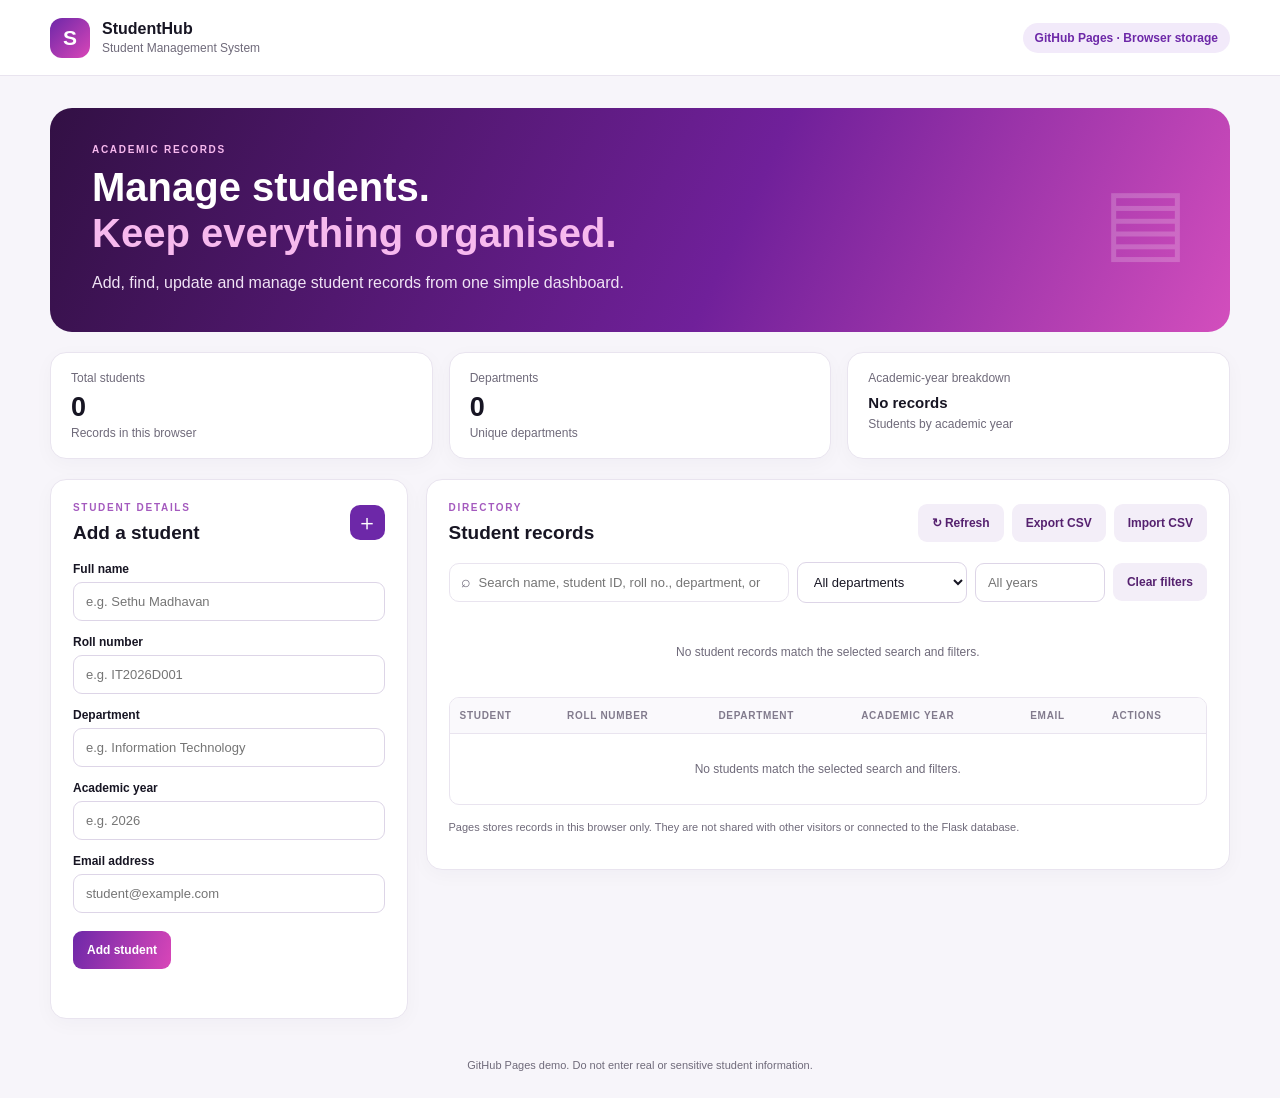
<file: index.html>
<!doctype html>
<html lang="en">
  <head>
    <meta charset="utf-8">
    <meta name="viewport" content="width=device-width, initial-scale=1">
    <meta
      name="description"
      content="A simple dashboard for managing student records."
    >
    <title>Student Management System</title>
    <link rel="stylesheet" href="./static/css/style.css">
    <script src="./static/js/app.js" defer></script>
  </head>
  <body data-storage="local">
    <header class="topbar">
      <a class="brand" href="./" aria-label="StudentHub home">
        <span class="brand-mark" aria-hidden="true">S</span>
        <span class="brand-copy">
          <strong>StudentHub</strong>
          <small>Student Management System</small>
        </span>
      </a>
      <span class="status-pill">GitHub Pages · Browser storage</span>
    </header>

    <main class="container">
      <section class="hero" aria-labelledby="page-title">
        <div class="hero-copy-wrap">
          <p class="eyebrow">ACADEMIC RECORDS</p>
          <h1 id="page-title">
            Manage students.
            <span>Keep everything organised.</span>
          </h1>
          <p class="hero-copy">
            Add, find, update and manage student records from one simple
            dashboard.
          </p>
        </div>
        <div class="hero-icon" aria-hidden="true">▤</div>
      </section>

      <section class="stats" aria-label="Student summary">
        <article class="stat-card">
          <span>Total students</span>
          <strong id="studentCount">0</strong>
          <small>Records in this browser</small>
        </article>
        <article class="stat-card">
          <span>Departments</span>
          <strong id="departmentCount">0</strong>
          <small>Unique departments</small>
        </article>
        <article class="stat-card">
          <span>Academic-year breakdown</span>
          <strong id="yearBreakdown" class="year-breakdown">—</strong>
          <small>Students by academic year</small>
        </article>
      </section>

      <section class="workspace" aria-label="Student management">
        <section class="panel form-panel" aria-labelledby="formTitle">
          <div class="panel-heading">
            <div>
              <p class="eyebrow">STUDENT DETAILS</p>
              <h2 id="formTitle">Add a student</h2>
            </div>
            <span class="heading-icon" aria-hidden="true">＋</span>
          </div>

          <form id="studentForm">
            <input type="hidden" id="studentId">

            <label for="name">Full name</label>
            <input
              id="name"
              name="name"
              maxlength="100"
              autocomplete="name"
              placeholder="e.g. Sethu Madhavan"
              required
            >

            <label for="roll_number">Roll number</label>
            <input
              id="roll_number"
              name="roll_number"
              maxlength="30"
              placeholder="e.g. IT2026D001"
              required
            >

            <label for="department">Department</label>
            <input
              id="department"
              name="department"
              maxlength="100"
              placeholder="e.g. Information Technology"
              required
            >

            <label for="academic_year">Academic year</label>
            <input
              id="academic_year"
              name="academic_year"
              type="number"
              min="2000"
              max="2100"
              placeholder="e.g. 2026"
              required
            >

            <label for="email">Email address</label>
            <input
              id="email"
              name="email"
              type="email"
              autocomplete="email"
              placeholder="student@example.com"
              required
            >

            <div class="form-actions">
              <button class="btn primary" id="saveButton" type="submit">
                Add student
              </button>
              <button
                class="btn secondary hidden"
                id="cancelButton"
                type="button"
              >
                Cancel edit
              </button>
            </div>
            <p class="message" id="formMessage" role="status" aria-live="polite"></p>
          </form>
        </section>

        <section class="panel directory-panel" aria-labelledby="directory-title">
          <div class="list-heading">
            <div>
              <p class="eyebrow">DIRECTORY</p>
              <h2 id="directory-title">Student records</h2>
            </div>
            <div class="list-actions">
              <button class="btn secondary" id="refreshButton" type="button">
                <span aria-hidden="true">↻</span>
                Refresh
              </button>
              <button class="btn secondary" id="exportButton" type="button">
                Export CSV
              </button>
              <input id="importFile" class="sr-only" type="file" accept=".csv,text/csv">
              <label class="btn secondary file-label" for="importFile">Import CSV</label>
            </div>
          </div>

          <div class="filters" aria-label="Student filters">
            <label class="sr-only" for="searchInput">Search student records</label>
            <div class="search-wrap">
              <span aria-hidden="true">⌕</span>
              <input
                id="searchInput"
                type="search"
                placeholder="Search name, student ID, roll no., department, or email..."
                autocomplete="off"
              >
            </div>
            <label class="sr-only" for="departmentFilter">Filter by department</label>
            <select id="departmentFilter">
              <option value="">All departments</option>
            </select>
            <label class="sr-only" for="academicYearFilter">Filter by academic year</label>
            <input
              id="academicYearFilter"
              type="number"
              min="2000"
              max="2100"
              placeholder="All years"
            >
            <button class="btn secondary" id="clearFiltersButton" type="button">
              Clear filters
            </button>
          </div>

          <section id="importPreview" class="import-preview hidden" aria-labelledby="importTitle">
            <div class="import-heading">
              <h3 id="importTitle">CSV import preview</h3>
              <button class="btn secondary" id="cancelImportButton" type="button">Cancel</button>
            </div>
            <p id="importSummary" class="import-summary" aria-live="polite"></p>
            <div class="table-wrap">
              <table>
                <thead>
                  <tr>
                    <th scope="col">CSV row</th>
                    <th scope="col">Name</th>
                    <th scope="col">Roll number</th>
                    <th scope="col">Department</th>
                    <th scope="col">Academic year</th>
                    <th scope="col">Email</th>
                    <th scope="col">Validation</th>
                  </tr>
                </thead>
                <tbody id="importPreviewRows"></tbody>
              </table>
            </div>
            <button class="btn primary" id="confirmImportButton" type="button" disabled>
              Import students
            </button>
          </section>

          <p id="directoryStatus" class="directory-status" role="status" aria-live="polite">Loading student records...</p>
          <div class="table-wrap">
            <table>
              <thead>
                <tr>
                  <th scope="col">Student</th>
                  <th scope="col">Roll number</th>
                  <th scope="col">Department</th>
                  <th scope="col">Academic year</th>
                  <th scope="col">Email</th>
                  <th scope="col">Actions</th>
                </tr>
              </thead>
              <tbody id="studentTable">
                <tr>
                  <td colspan="6" class="empty">Loading student records...</td>
                </tr>
              </tbody>
            </table>
          </div>
          <p id="resultsStatus" class="sr-only" role="status" aria-live="polite"></p>
          <p class="table-note">
            Pages stores records in this browser only. They are not shared with
            other visitors or connected to the Flask database.
          </p>
        </section>
      </section>

      <footer>
        GitHub Pages demo. Do not enter real or sensitive student information.
      </footer>
    </main>
  </body>
</html>
</file>
<file: static/css/style.css>
:root {
  color-scheme: light;
  --ink: #171523;
  --muted: #6f6a7a;
  --purple: #6d28a8;
  --pink: #d946b8;
  --line: #e9e4ef;
  --background: #f7f5fa;
}

* {
  box-sizing: border-box;
}

body {
  margin: 0;
  background: var(--background);
  color: var(--ink);
  font-family: Inter, "Segoe UI", Arial, sans-serif;
}

button,
input,
select {
  font: inherit;
}

.topbar {
  min-height: 76px;
  display: flex;
  align-items: center;
  justify-content: space-between;
  gap: 16px;
  padding: 12px max(24px, calc((100% - 1180px) / 2));
  background: #fff;
  border-bottom: 1px solid var(--line);
}

.topbar-actions {
  display: flex;
  align-items: center;
  gap: 12px;
}

.topbar-actions form {
  margin: 0;
}

.brand {
  display: inline-flex;
  align-items: center;
  gap: 12px;
  color: inherit;
  text-decoration: none;
}

.brand-mark {
  width: 40px;
  height: 40px;
  display: grid;
  flex: 0 0 auto;
  place-items: center;
  border-radius: 12px;
  background: linear-gradient(135deg, var(--purple), var(--pink));
  color: #fff;
  font-size: 21px;
  font-weight: 800;
}

.brand-copy strong,
.brand-copy small {
  display: block;
}

.brand-copy small {
  margin-top: 3px;
  color: var(--muted);
  font-size: 12px;
}

.status-pill {
  max-width: 100%;
  padding: 8px 12px;
  border-radius: 20px;
  background: #f2eafa;
  color: var(--purple);
  font-size: 12px;
  font-weight: 700;
  text-align: center;
}

.container {
  width: min(100% - 48px, 1180px);
  margin: 32px auto 0;
}

.hero {
  min-height: 220px;
  display: flex;
  align-items: center;
  justify-content: space-between;
  gap: 24px;
  padding: 36px 42px;
  border-radius: 22px;
  background: linear-gradient(115deg, #321044, #70209a 58%, #d34ebd);
  color: #fff;
}

.hero-copy-wrap {
  max-width: 700px;
}

.eyebrow {
  margin: 0 0 9px;
  color: #a45abe;
  font-size: 10px;
  font-weight: 800;
  letter-spacing: 1.7px;
}

.hero .eyebrow {
  color: #f7b9ee;
}

.hero h1 {
  margin: 0;
  font-size: clamp(29px, 4vw, 40px);
  line-height: 1.15;
}

.hero h1 span {
  display: block;
  color: #f7b9ee;
}

.hero-copy {
  max-width: 550px;
  margin: 14px 0 0;
  color: #f0e3f5;
  line-height: 1.6;
}

.hero-icon {
  flex: 0 0 auto;
  color: #ffffff33;
  font-size: 90px;
  line-height: 1;
}

.stats {
  display: grid;
  grid-template-columns: repeat(3, minmax(0, 1fr));
  gap: 16px;
  margin: 20px 0;
}

.stat-card,
.panel {
  min-width: 0;
  border: 1px solid var(--line);
  border-radius: 16px;
  background: #fff;
  box-shadow: 0 5px 20px #28103b08;
}

.stat-card {
  padding: 18px 20px;
}

.stat-card span,
.stat-card small {
  display: block;
  color: var(--muted);
  font-size: 12px;
}

.stat-card strong {
  display: block;
  margin: 7px 0 3px;
  font-size: 27px;
}

.stat-card strong.year-breakdown {
  overflow-wrap: anywhere;
  font-size: 15px;
  line-height: 1.5;
}

.workspace {
  display: grid;
  grid-template-columns: minmax(280px, 0.8fr) minmax(0, 1.8fr);
  align-items: start;
  gap: 18px;
}

.panel {
  padding: 22px;
}

.login-panel {
  width: min(100% - 32px, 430px);
  margin: 10vh auto 0;
}

.login-panel > .brand {
  margin: 0 0 24px 4px;
}

.login-panel .panel h1 {
  margin: 0 0 20px;
  font-size: 24px;
}

.login-panel .btn {
  width: 100%;
  margin-top: 20px;
}

.panel-heading,
.list-heading {
  display: flex;
  align-items: center;
  justify-content: space-between;
  gap: 16px;
  margin-bottom: 18px;
}

.panel h2 {
  margin: 0;
  font-size: 19px;
}

.list-actions {
  display: flex;
  flex: 0 0 auto;
  flex-wrap: wrap;
  gap: 8px;
}

.heading-icon {
  width: 35px;
  height: 35px;
  display: grid;
  flex: 0 0 auto;
  place-items: center;
  border-radius: 10px;
  background: var(--purple);
  color: #fff;
  font-size: 22px;
}

label {
  display: block;
  margin: 14px 0 6px;
  font-size: 12px;
  font-weight: 700;
}

input,
select {
  width: 100%;
  min-width: 0;
  padding: 11px 12px;
  border: 1px solid #ddd5e7;
  border-radius: 9px;
  outline: none;
  background: #fff;
  color: var(--ink);
  font-size: 13px;
}

input:focus,
select:focus {
  border-color: #9b4cc1;
  box-shadow: 0 0 0 3px #9b4cc11a;
}

.form-actions {
  display: flex;
  flex-wrap: wrap;
  gap: 9px;
  margin-top: 18px;
}

.btn {
  min-height: 38px;
  padding: 10px 14px;
  border: 0;
  border-radius: 9px;
  cursor: pointer;
  font-size: 12px;
  font-weight: 700;
}

.btn:focus-visible,
.mini-btn:focus-visible,
#importFile:focus-visible + .file-label {
  outline: 3px solid #9b4cc166;
  outline-offset: 2px;
}

.file-label {
  display: inline-flex;
  align-items: center;
  justify-content: center;
  margin: 0;
  cursor: pointer;
}

.primary {
  background: linear-gradient(110deg, var(--purple), var(--pink));
  color: #fff;
}

.secondary {
  background: #f3eef8;
  color: #55216f;
}

.hidden {
  display: none !important;
}

.message {
  min-height: 17px;
  margin: 10px 0 0;
  color: var(--muted);
  font-size: 12px;
}

.message.error {
  color: #b42318;
}

.message.success {
  color: #167342;
}

.directory-status {
  min-height: 17px;
  margin: 0 0 10px;
  color: var(--muted);
  font-size: 12px;
}

.directory-status.loading {
  color: var(--purple);
}

.directory-status.error,
.import-summary.error,
.validation-error {
  color: #b42318;
}

.directory-status.success,
.import-summary.success,
.validation-ok {
  color: #167342;
}

.import-preview {
  display: grid;
  gap: 12px;
  margin: 0 0 16px;
  padding: 16px;
  border: 1px solid var(--line);
  border-radius: 12px;
  background: #fcfbfe;
}

.import-heading {
  display: flex;
  align-items: center;
  justify-content: space-between;
  gap: 12px;
}

.import-heading h3 {
  margin: 0;
  font-size: 15px;
}

.import-summary {
  margin: 0;
  font-size: 12px;
  line-height: 1.5;
}

.validation-error,
.validation-ok {
  white-space: normal;
}

.btn:disabled {
  cursor: not-allowed;
  opacity: 0.55;
}

.search-wrap {
  display: flex;
  align-items: center;
  gap: 8px;
  padding: 0 11px;
  border: 1px solid var(--line);
  border-radius: 10px;
  color: var(--muted);
}

.filters {
  display: grid;
  grid-template-columns: minmax(180px, 2fr) minmax(140px, 1fr) 130px auto;
  align-items: center;
  gap: 8px;
  margin-bottom: 14px;
}

.search-wrap input {
  padding: 11px 0;
  border: 0;
  box-shadow: none !important;
}

.table-wrap {
  width: 100%;
  overflow-x: auto;
  border: 1px solid var(--line);
  border-radius: 10px;
}

table {
  width: 100%;
  min-width: 580px;
  border-collapse: collapse;
  font-size: 12px;
  text-align: left;
}

th {
  background: #faf9fc;
  color: #827b8d;
  font-size: 10px;
  letter-spacing: 0.7px;
  text-transform: uppercase;
}

th,
td {
  padding: 12px 10px;
  border-bottom: 1px solid var(--line);
  white-space: nowrap;
}

tbody tr:last-child td {
  border-bottom: 0;
}

.student-sub {
  display: block;
  margin-top: 4px;
  color: var(--muted);
  font-size: 10px;
  font-weight: 400;
}

.actions {
  display: flex;
  gap: 6px;
}

.mini-btn {
  padding: 6px 8px;
  border: 0;
  border-radius: 6px;
  background: #f1eafa;
  color: var(--purple);
  cursor: pointer;
  font-size: 11px;
  font-weight: 700;
}

.mini-btn.delete {
  background: #fff0f0;
  color: #b42318;
}

.empty {
  padding: 28px;
  color: var(--muted);
  text-align: center;
  white-space: normal;
}

.table-note,
footer {
  margin-top: 14px;
  color: var(--muted);
  font-size: 11px;
  line-height: 1.6;
}

.sr-only {
  position: absolute;
  width: 1px;
  height: 1px;
  overflow: hidden;
  clip: rect(0, 0, 0, 0);
  white-space: nowrap;
  clip-path: inset(50%);
}

footer {
  padding: 24px 0;
  text-align: center;
}

@media (max-width: 900px) {
  .workspace {
    grid-template-columns: minmax(0, 1fr);
  }

  .filters {
    grid-template-columns: minmax(0, 1fr) minmax(0, 1fr);
  }

  .filters .btn {
    width: 100%;
  }
}

@media (max-width: 620px) {
  .topbar {
    padding: 12px 16px;
  }

  .topbar-actions {
    gap: 6px;
  }

  .status-pill {
    max-width: 105px;
    font-size: 10px;
  }

  .topbar-actions .btn {
    padding: 8px;
  }

  .container {
    width: min(100% - 28px, 1180px);
    margin-top: 18px;
  }

  .hero {
    min-height: 0;
    padding: 26px 22px;
  }

  .hero-icon {
    display: none;
  }

  .hero-copy {
    font-size: 14px;
  }

  .stats {
    grid-template-columns: minmax(0, 1fr);
    gap: 10px;
  }

  .stat-card {
    padding: 15px 18px;
  }

  .panel {
    padding: 17px;
  }

  .list-heading {
    align-items: flex-start;
  }

  .list-actions {
    justify-content: flex-end;
  }

  .import-preview {
    padding: 12px;
  }
}
</file>
